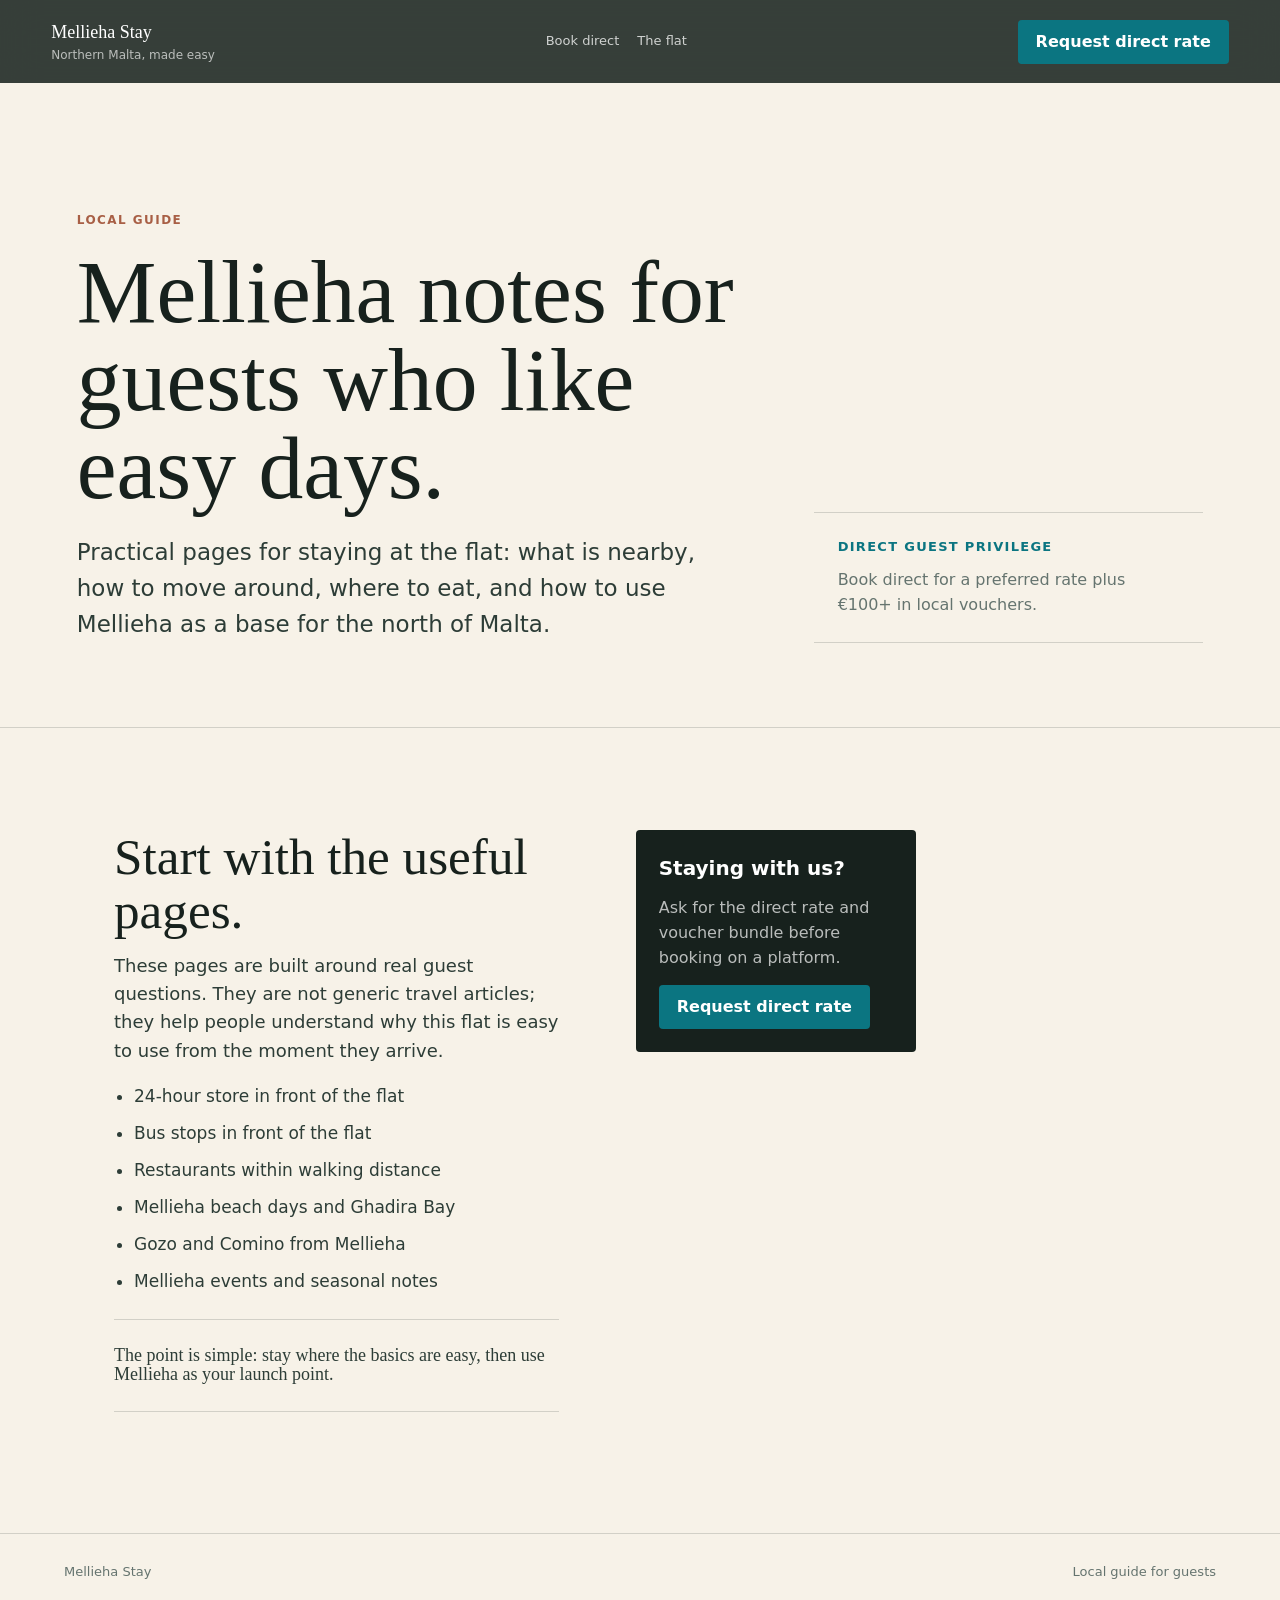
<file: local-guide/index.html>
<!doctype html>
<html lang="en">
<head>
  <meta charset="utf-8">
  <meta name="viewport" content="width=device-width, initial-scale=1">
  <title>Mellieha Local Guide - Mellieha Stay</title>
  <meta name="description" content="Guest-focused local guide for Mellieha: restaurants, bus stops, 24-hour store, beach days, Gozo and Comino routes, and local events.">
  <link rel="stylesheet" href="guide.css">
</head>
<body>
  <header class="site-header">
    <a class="brand" href="../mellieha-flat-mockup.html#top"><strong>Mellieha Stay</strong><span>Northern Malta, made easy</span></a>
    <nav class="nav"><a href="../mellieha-flat-mockup.html#book">Book direct</a><a href="../mellieha-flat-mockup.html#apartment">The flat</a></nav>
    <a class="button" href="../mellieha-flat-mockup.html#book">Request direct rate</a>
  </header>
  <main>
    <section class="hero">
      <div>
        <p class="eyebrow">Local guide</p>
        <h1>Mellieha notes for guests who like easy days.</h1>
        <p class="lead">Practical pages for staying at the flat: what is nearby, how to move around, where to eat, and how to use Mellieha as a base for the north of Malta.</p>
      </div>
      <aside class="quick-panel"><strong>Direct guest privilege</strong><p>Book direct for a preferred rate plus €100+ in local vouchers.</p></aside>
    </section>
    <section class="content">
      <article class="article">
        <h2>Start with the useful pages.</h2>
        <p>These pages are built around real guest questions. They are not generic travel articles; they help people understand why this flat is easy to use from the moment they arrive.</p>
        <ul>
          <li><a href="24-hour-store-mellieha.html">24-hour store in front of the flat</a></li>
          <li><a href="bus-stops-mellieha.html">Bus stops in front of the flat</a></li>
          <li><a href="restaurants-near-the-flat.html">Restaurants within walking distance</a></li>
          <li><a href="mellieha-beach-days.html">Mellieha beach days and Ghadira Bay</a></li>
          <li><a href="gozo-comino-from-mellieha.html">Gozo and Comino from Mellieha</a></li>
          <li><a href="mellieha-events-this-month.html">Mellieha events and seasonal notes</a></li>
        </ul>
        <p class="pullquote">The point is simple: stay where the basics are easy, then use Mellieha as your launch point.</p>
      </article>
      <aside class="sidebar">
        <div class="side-card cta"><h3>Staying with us?</h3><p>Ask for the direct rate and voucher bundle before booking on a platform.</p><a class="button" href="../mellieha-flat-mockup.html#book">Request direct rate</a></div>
      </aside>
    </section>
  </main>
  <footer><span>Mellieha Stay</span><span>Local guide for guests</span></footer>
</body>
</html>
</file>
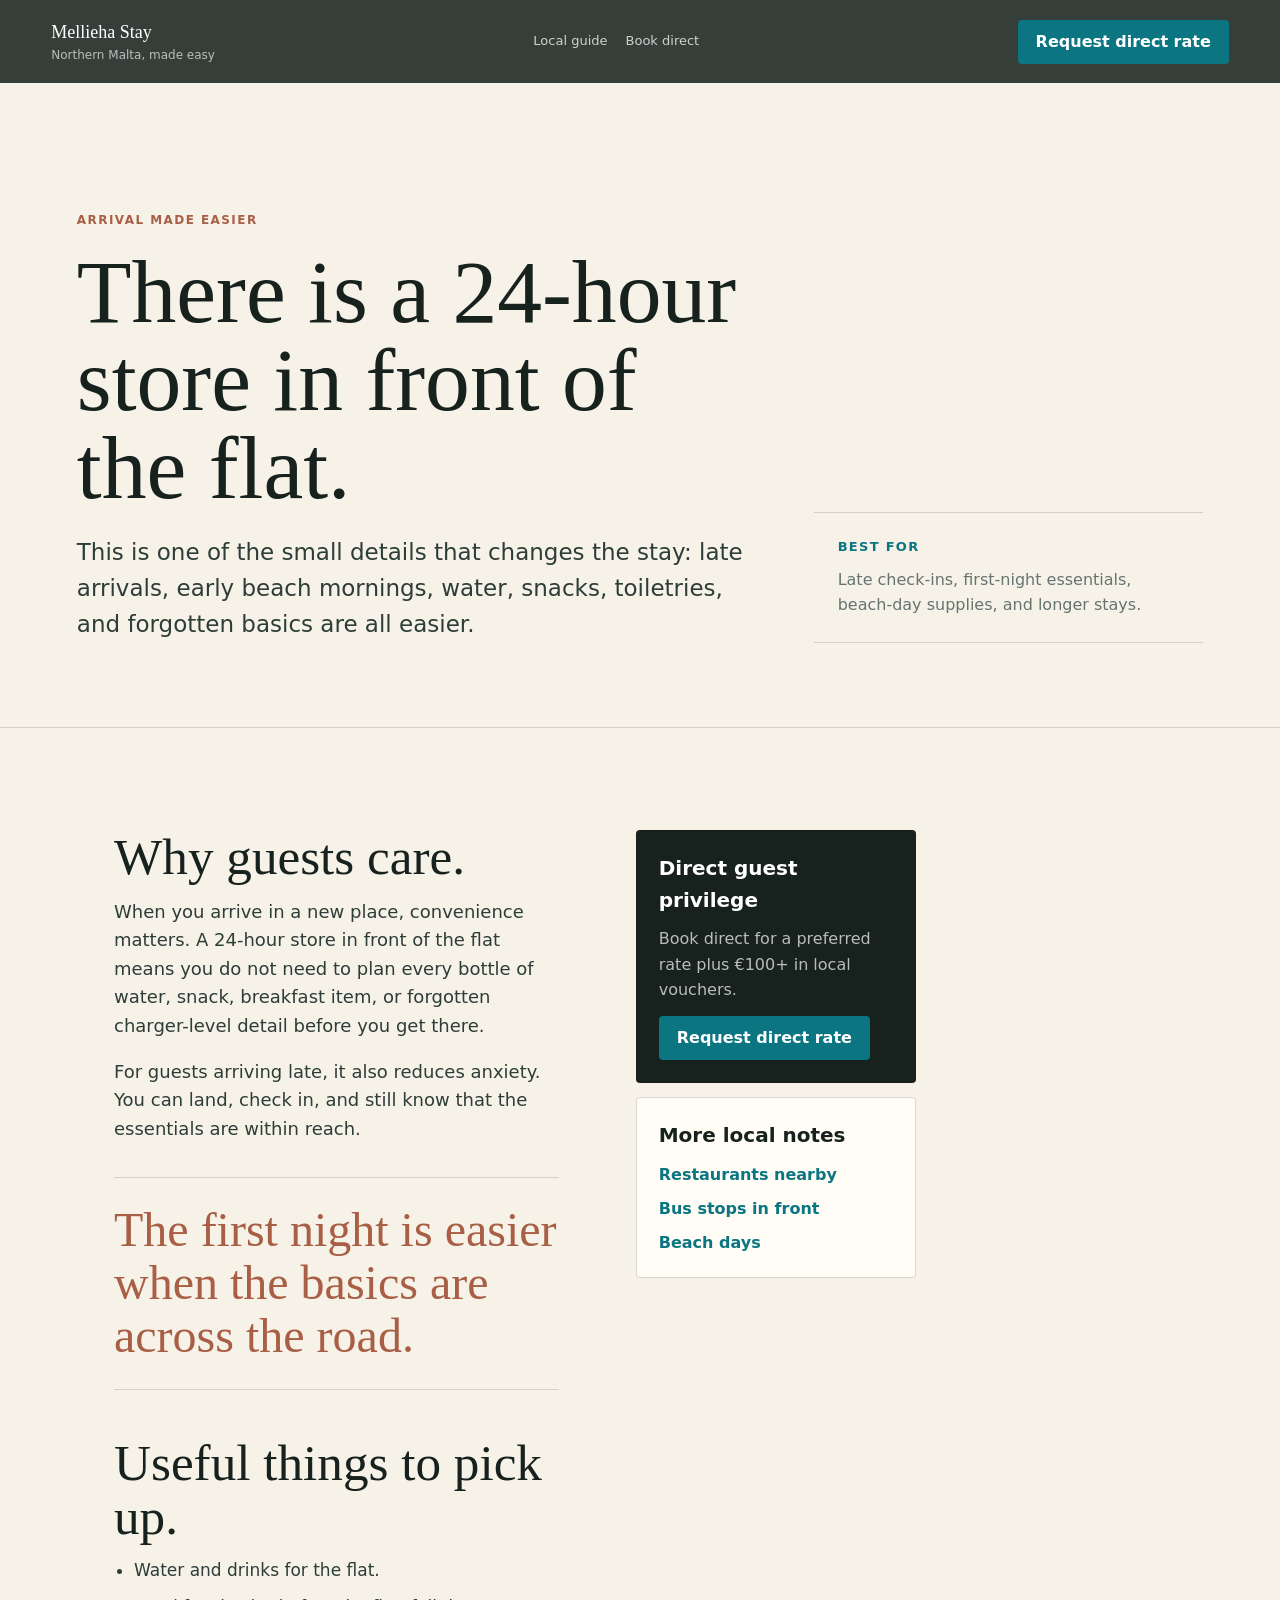
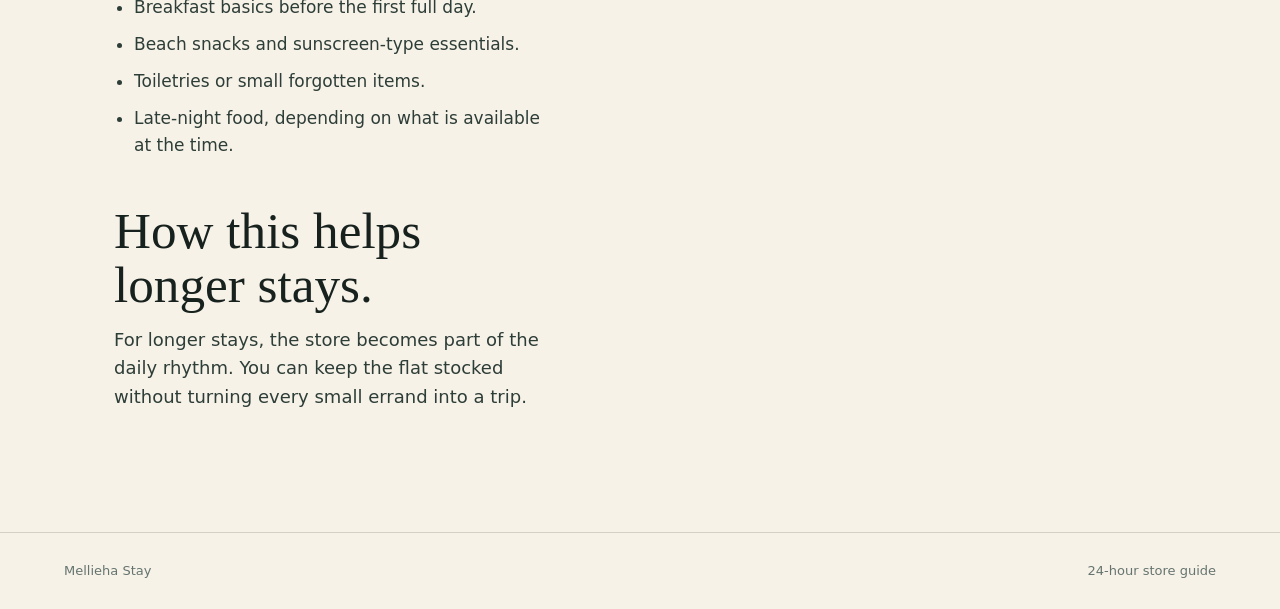
<file: local-guide/24-hour-store-mellieha.html>
<!doctype html>
<html lang="en">
<head>
  <meta charset="utf-8">
  <meta name="viewport" content="width=device-width, initial-scale=1">
  <title>24-Hour Store Near the Flat in Mellieha - Mellieha Stay</title>
  <meta name="description" content="Why having a 24-hour store in front of the Mellieha flat makes late arrivals, beach days, snacks, water, and first-night basics easier.">
  <link rel="stylesheet" href="guide.css">
</head>
<body>
  <header class="site-header">
    <a class="brand" href="../mellieha-flat-mockup.html#top"><strong>Mellieha Stay</strong><span>Northern Malta, made easy</span></a>
    <nav class="nav"><a href="index.html">Local guide</a><a href="../mellieha-flat-mockup.html#book">Book direct</a></nav>
    <a class="button" href="../mellieha-flat-mockup.html#book">Request direct rate</a>
  </header>
  <main>
    <section class="hero">
      <div><p class="eyebrow">Arrival made easier</p><h1>There is a 24-hour store in front of the flat.</h1><p class="lead">This is one of the small details that changes the stay: late arrivals, early beach mornings, water, snacks, toiletries, and forgotten basics are all easier.</p></div>
      <aside class="quick-panel"><strong>Best for</strong><p>Late check-ins, first-night essentials, beach-day supplies, and longer stays.</p></aside>
    </section>
    <section class="content">
      <article class="article">
        <h2>Why guests care.</h2>
        <p>When you arrive in a new place, convenience matters. A 24-hour store in front of the flat means you do not need to plan every bottle of water, snack, breakfast item, or forgotten charger-level detail before you get there.</p>
        <p>For guests arriving late, it also reduces anxiety. You can land, check in, and still know that the essentials are within reach.</p>
        <div class="pullquote">The first night is easier when the basics are across the road.</div>
        <h2>Useful things to pick up.</h2>
        <ul>
          <li>Water and drinks for the flat.</li>
          <li>Breakfast basics before the first full day.</li>
          <li>Beach snacks and sunscreen-type essentials.</li>
          <li>Toiletries or small forgotten items.</li>
          <li>Late-night food, depending on what is available at the time.</li>
        </ul>
        <h2>How this helps longer stays.</h2>
        <p>For longer stays, the store becomes part of the daily rhythm. You can keep the flat stocked without turning every small errand into a trip.</p>
      </article>
      <aside class="sidebar">
        <div class="side-card cta"><h3>Direct guest privilege</h3><p>Book direct for a preferred rate plus €100+ in local vouchers.</p><a class="button" href="../mellieha-flat-mockup.html#book">Request direct rate</a></div>
        <div class="side-card"><h3>More local notes</h3><div class="guide-links"><a href="restaurants-near-the-flat.html">Restaurants nearby</a><a href="bus-stops-mellieha.html">Bus stops in front</a><a href="mellieha-beach-days.html">Beach days</a></div></div>
      </aside>
    </section>
  </main>
  <footer><span>Mellieha Stay</span><span>24-hour store guide</span></footer>
</body>
</html>
</file>
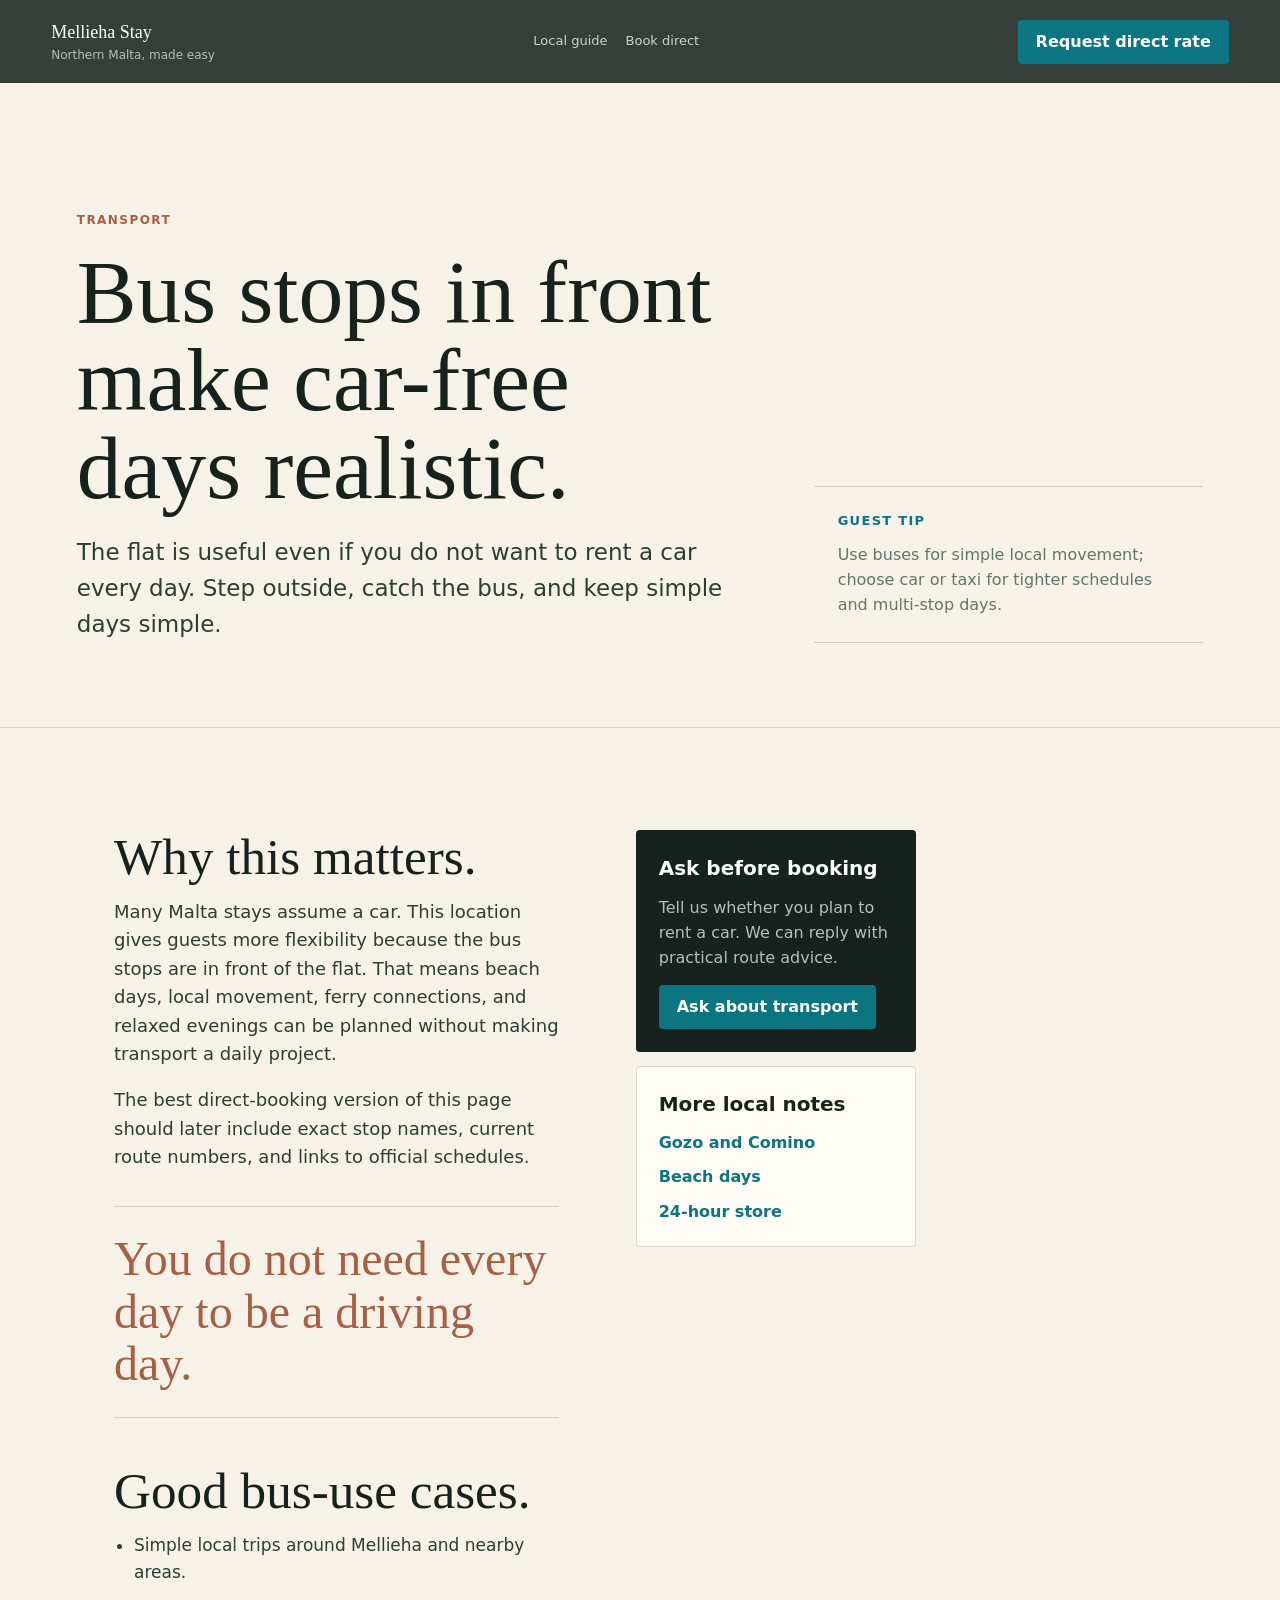
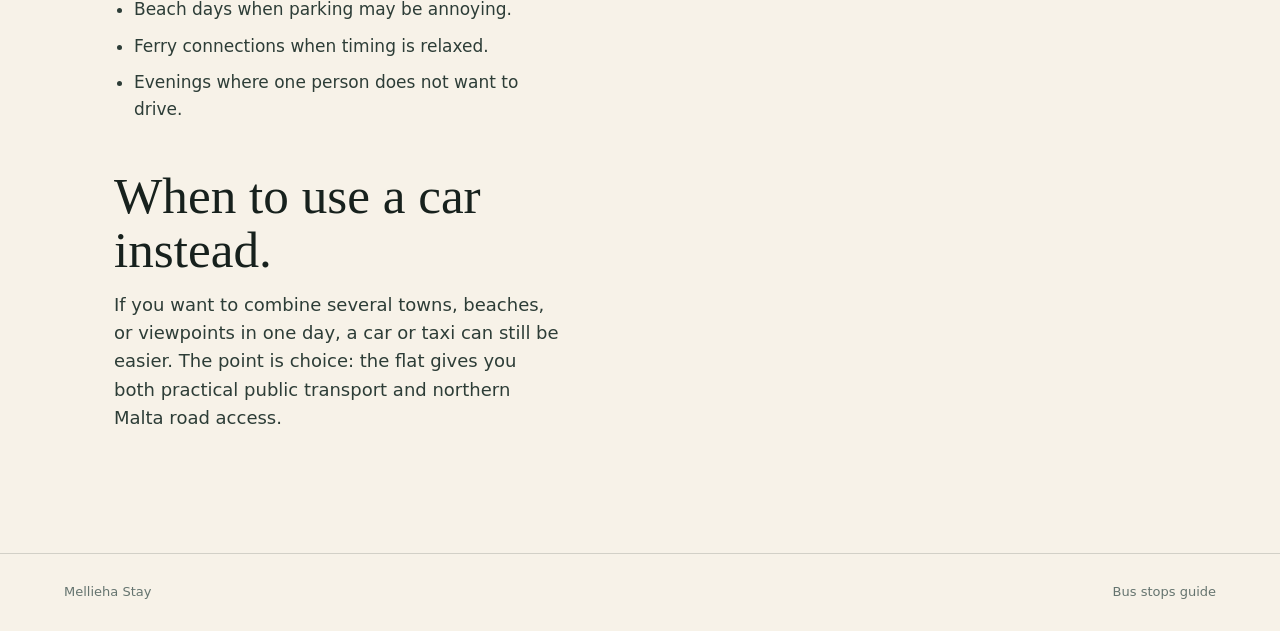
<file: local-guide/bus-stops-mellieha.html>
<!doctype html>
<html lang="en">
<head>
  <meta charset="utf-8">
  <meta name="viewport" content="width=device-width, initial-scale=1">
  <title>Bus Stops in Front of the Flat in Mellieha - Mellieha Stay</title>
  <meta name="description" content="A practical guide to using the bus stops in front of the Mellieha flat for car-free days, local movement, beaches, ferries, and Malta connections.">
  <link rel="stylesheet" href="guide.css">
</head>
<body>
  <header class="site-header">
    <a class="brand" href="../mellieha-flat-mockup.html#top"><strong>Mellieha Stay</strong><span>Northern Malta, made easy</span></a>
    <nav class="nav"><a href="index.html">Local guide</a><a href="../mellieha-flat-mockup.html#book">Book direct</a></nav>
    <a class="button" href="../mellieha-flat-mockup.html#book">Request direct rate</a>
  </header>
  <main>
    <section class="hero">
      <div><p class="eyebrow">Transport</p><h1>Bus stops in front make car-free days realistic.</h1><p class="lead">The flat is useful even if you do not want to rent a car every day. Step outside, catch the bus, and keep simple days simple.</p></div>
      <aside class="quick-panel"><strong>Guest tip</strong><p>Use buses for simple local movement; choose car or taxi for tighter schedules and multi-stop days.</p></aside>
    </section>
    <section class="content">
      <article class="article">
        <h2>Why this matters.</h2>
        <p>Many Malta stays assume a car. This location gives guests more flexibility because the bus stops are in front of the flat. That means beach days, local movement, ferry connections, and relaxed evenings can be planned without making transport a daily project.</p>
        <p>The best direct-booking version of this page should later include exact stop names, current route numbers, and links to official schedules.</p>
        <div class="pullquote">You do not need every day to be a driving day.</div>
        <h2>Good bus-use cases.</h2>
        <ul>
          <li>Simple local trips around Mellieha and nearby areas.</li>
          <li>Beach days when parking may be annoying.</li>
          <li>Ferry connections when timing is relaxed.</li>
          <li>Evenings where one person does not want to drive.</li>
        </ul>
        <h2>When to use a car instead.</h2>
        <p>If you want to combine several towns, beaches, or viewpoints in one day, a car or taxi can still be easier. The point is choice: the flat gives you both practical public transport and northern Malta road access.</p>
      </article>
      <aside class="sidebar">
        <div class="side-card cta"><h3>Ask before booking</h3><p>Tell us whether you plan to rent a car. We can reply with practical route advice.</p><a class="button" href="../mellieha-flat-mockup.html#book">Ask about transport</a></div>
        <div class="side-card"><h3>More local notes</h3><div class="guide-links"><a href="gozo-comino-from-mellieha.html">Gozo and Comino</a><a href="mellieha-beach-days.html">Beach days</a><a href="24-hour-store-mellieha.html">24-hour store</a></div></div>
      </aside>
    </section>
  </main>
  <footer><span>Mellieha Stay</span><span>Bus stops guide</span></footer>
</body>
</html>
</file>
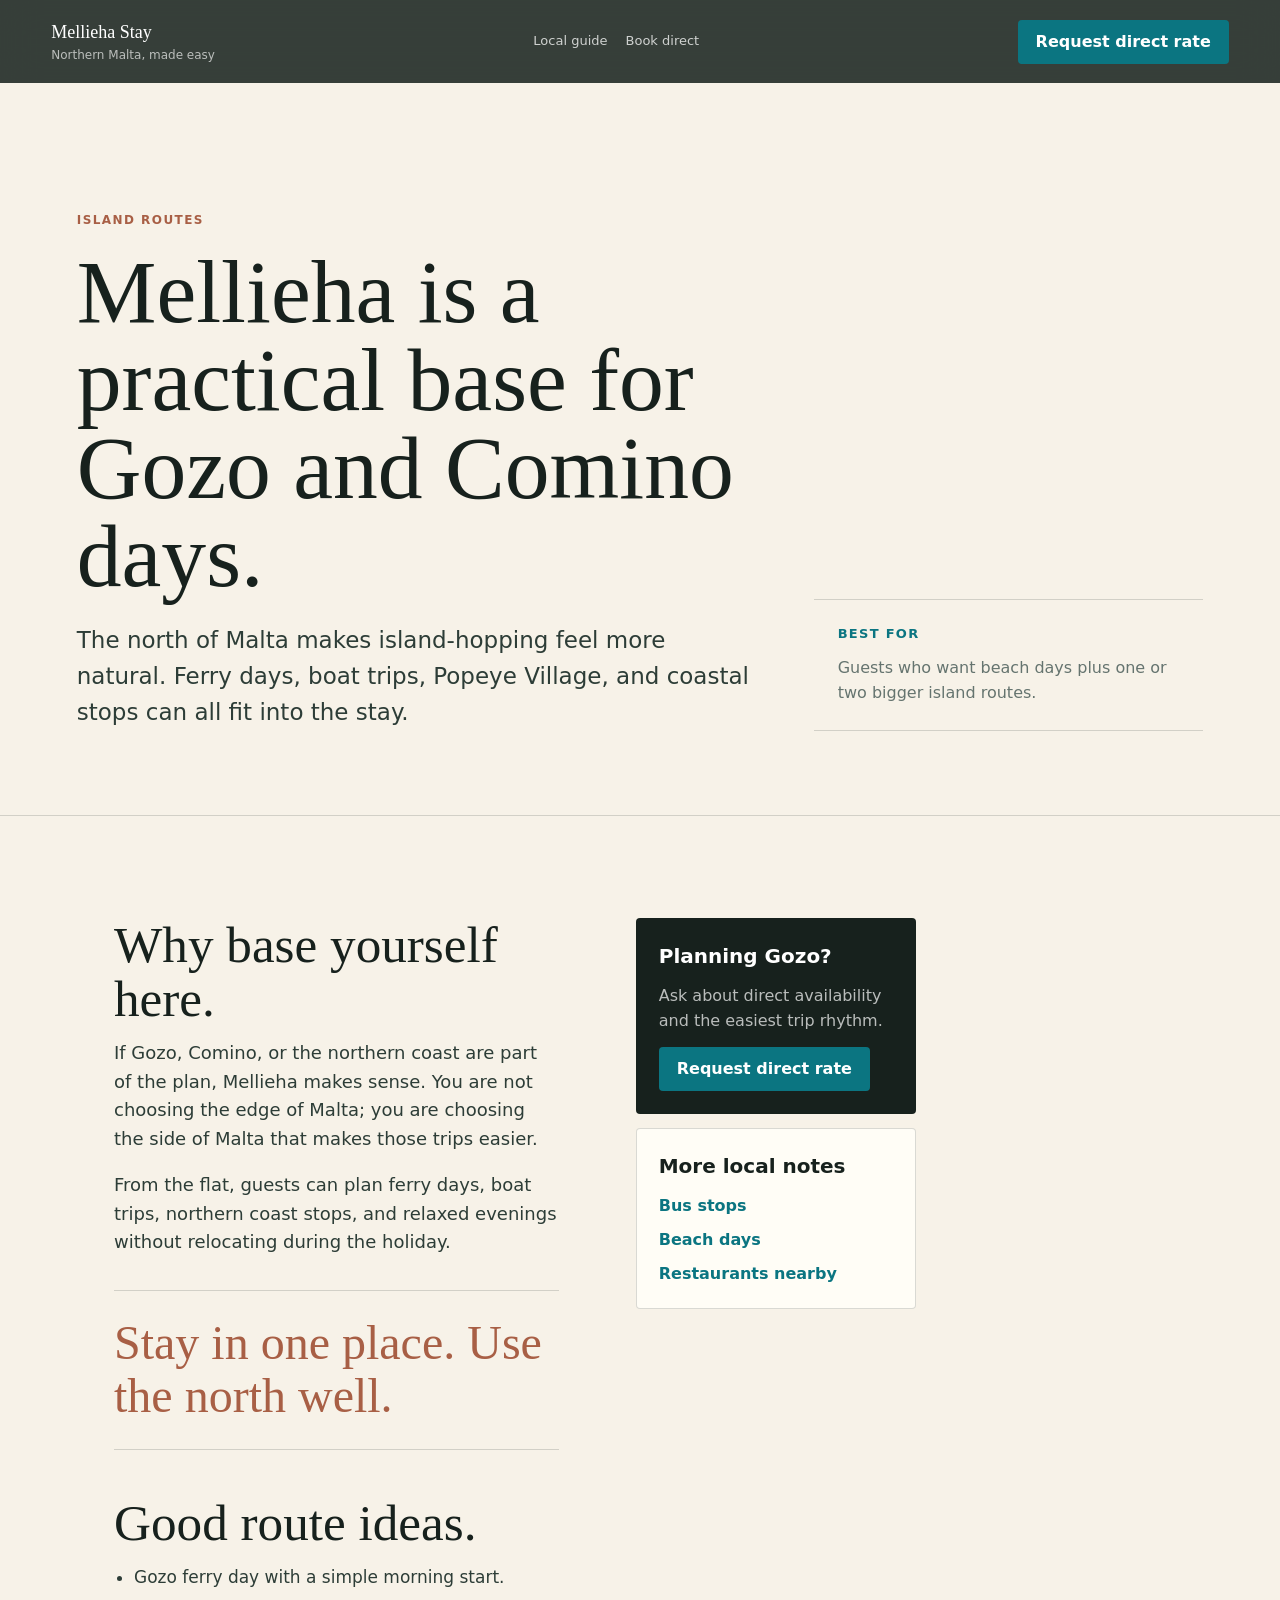
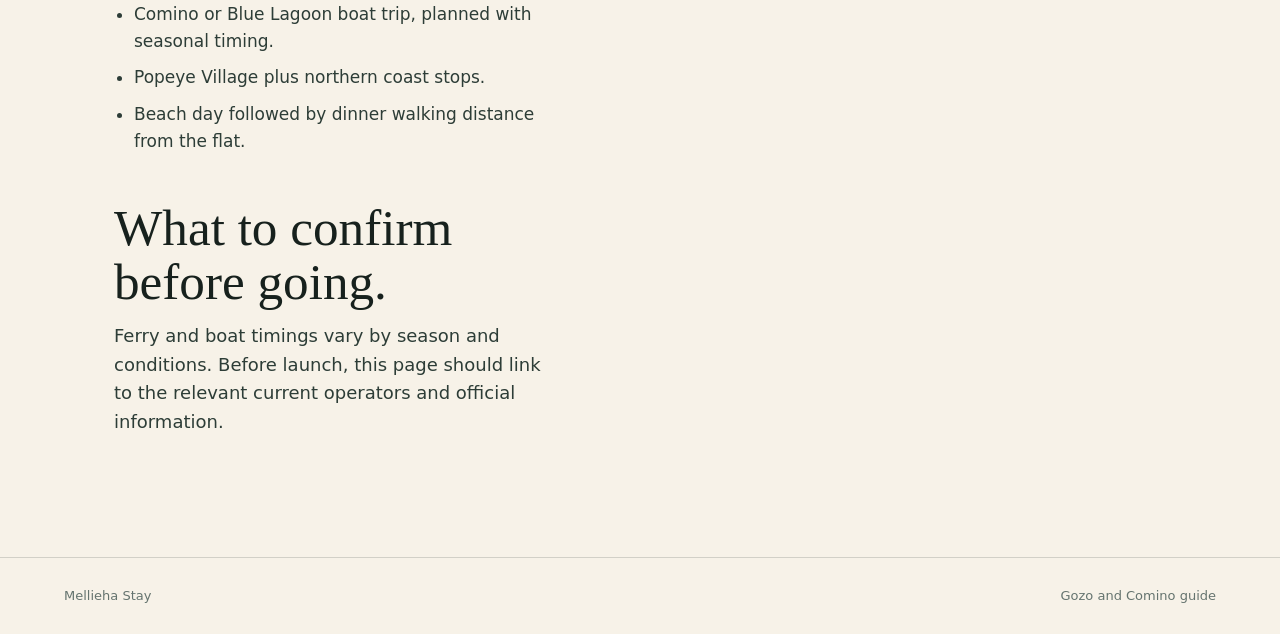
<file: local-guide/gozo-comino-from-mellieha.html>
<!doctype html>
<html lang="en">
<head>
  <meta charset="utf-8">
  <meta name="viewport" content="width=device-width, initial-scale=1">
  <title>Gozo and Comino from Mellieha - Mellieha Stay</title>
  <meta name="description" content="How to use Mellieha as a practical base for Gozo ferry days, Comino boat trips, Popeye Village, and northern Malta routes.">
  <link rel="stylesheet" href="guide.css">
</head>
<body>
  <header class="site-header">
    <a class="brand" href="../mellieha-flat-mockup.html#top"><strong>Mellieha Stay</strong><span>Northern Malta, made easy</span></a>
    <nav class="nav"><a href="index.html">Local guide</a><a href="../mellieha-flat-mockup.html#book">Book direct</a></nav>
    <a class="button" href="../mellieha-flat-mockup.html#book">Request direct rate</a>
  </header>
  <main>
    <section class="hero">
      <div><p class="eyebrow">Island routes</p><h1>Mellieha is a practical base for Gozo and Comino days.</h1><p class="lead">The north of Malta makes island-hopping feel more natural. Ferry days, boat trips, Popeye Village, and coastal stops can all fit into the stay.</p></div>
      <aside class="quick-panel"><strong>Best for</strong><p>Guests who want beach days plus one or two bigger island routes.</p></aside>
    </section>
    <section class="content">
      <article class="article">
        <h2>Why base yourself here.</h2>
        <p>If Gozo, Comino, or the northern coast are part of the plan, Mellieha makes sense. You are not choosing the edge of Malta; you are choosing the side of Malta that makes those trips easier.</p>
        <p>From the flat, guests can plan ferry days, boat trips, northern coast stops, and relaxed evenings without relocating during the holiday.</p>
        <div class="pullquote">Stay in one place. Use the north well.</div>
        <h2>Good route ideas.</h2>
        <ul>
          <li>Gozo ferry day with a simple morning start.</li>
          <li>Comino or Blue Lagoon boat trip, planned with seasonal timing.</li>
          <li>Popeye Village plus northern coast stops.</li>
          <li>Beach day followed by dinner walking distance from the flat.</li>
        </ul>
        <h2>What to confirm before going.</h2>
        <p>Ferry and boat timings vary by season and conditions. Before launch, this page should link to the relevant current operators and official information.</p>
      </article>
      <aside class="sidebar">
        <div class="side-card cta"><h3>Planning Gozo?</h3><p>Ask about direct availability and the easiest trip rhythm.</p><a class="button" href="../mellieha-flat-mockup.html#book">Request direct rate</a></div>
        <div class="side-card"><h3>More local notes</h3><div class="guide-links"><a href="bus-stops-mellieha.html">Bus stops</a><a href="mellieha-beach-days.html">Beach days</a><a href="restaurants-near-the-flat.html">Restaurants nearby</a></div></div>
      </aside>
    </section>
  </main>
  <footer><span>Mellieha Stay</span><span>Gozo and Comino guide</span></footer>
</body>
</html>
</file>
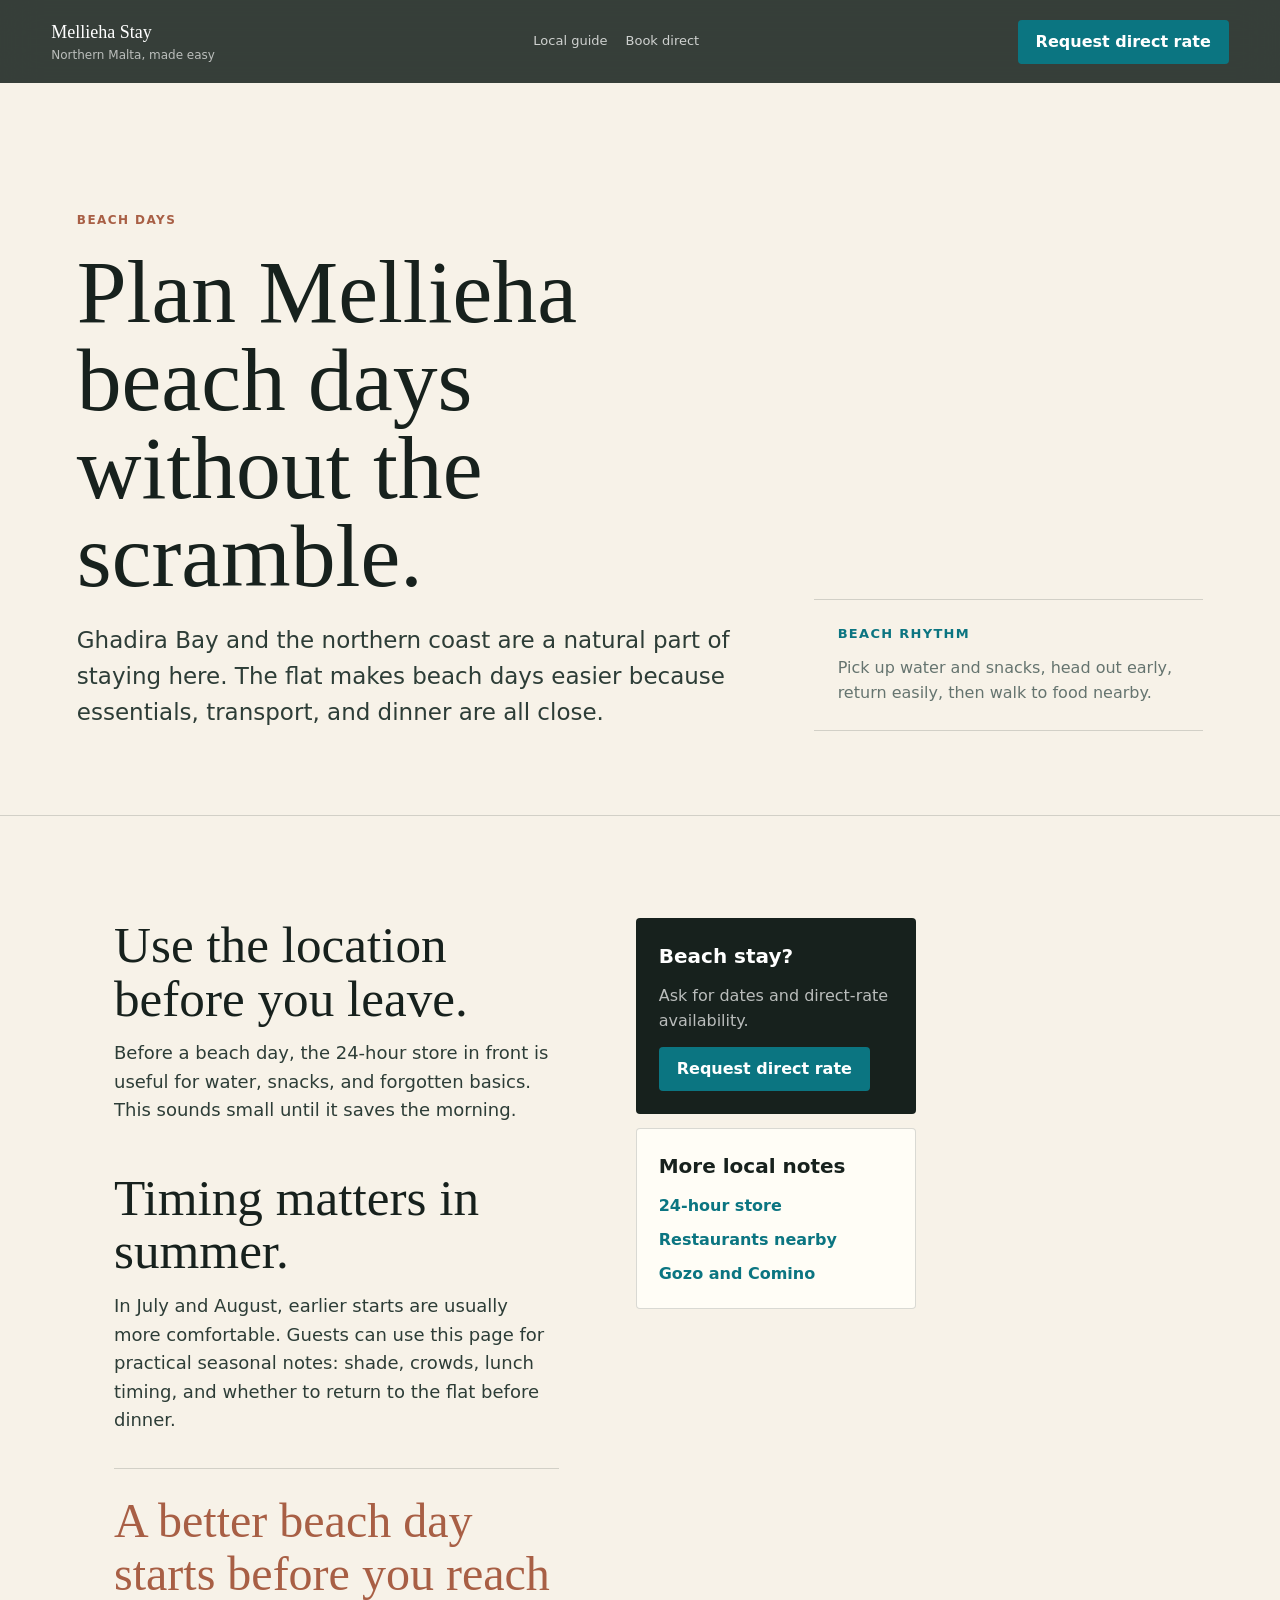
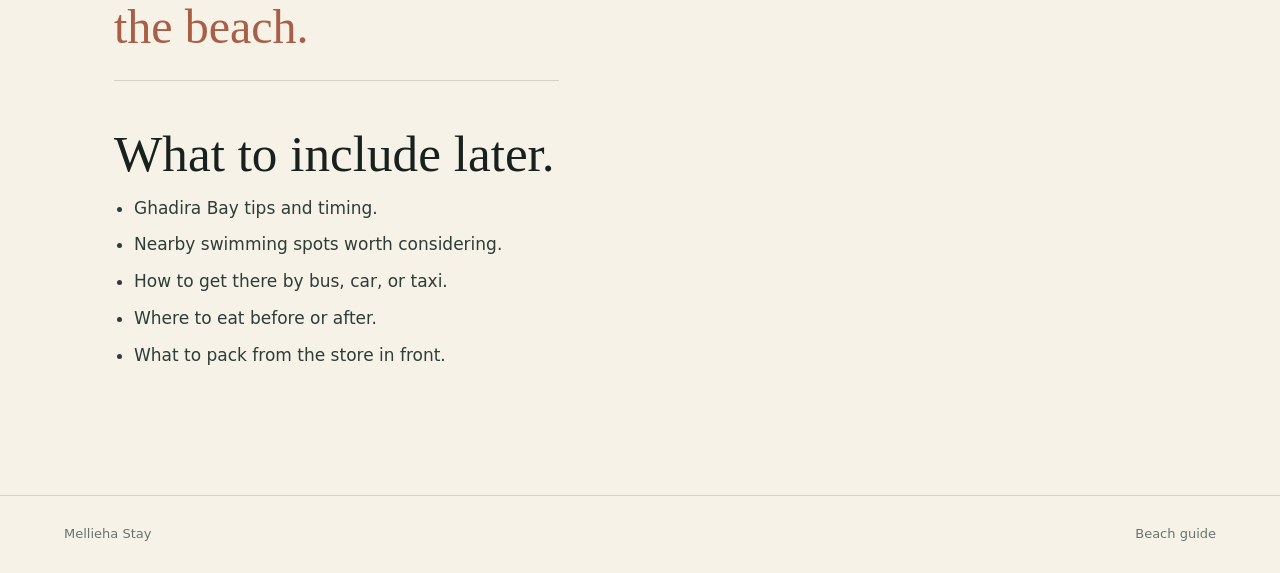
<file: local-guide/mellieha-beach-days.html>
<!doctype html>
<html lang="en">
<head>
  <meta charset="utf-8">
  <meta name="viewport" content="width=device-width, initial-scale=1">
  <title>Mellieha Beach Days and Ghadira Bay - Mellieha Stay</title>
  <meta name="description" content="Practical guest guide for Mellieha beach days, Ghadira Bay, beach timing, snacks, transport, and easy evenings near the flat.">
  <link rel="stylesheet" href="guide.css">
</head>
<body>
  <header class="site-header">
    <a class="brand" href="../mellieha-flat-mockup.html#top"><strong>Mellieha Stay</strong><span>Northern Malta, made easy</span></a>
    <nav class="nav"><a href="index.html">Local guide</a><a href="../mellieha-flat-mockup.html#book">Book direct</a></nav>
    <a class="button" href="../mellieha-flat-mockup.html#book">Request direct rate</a>
  </header>
  <main>
    <section class="hero">
      <div><p class="eyebrow">Beach days</p><h1>Plan Mellieha beach days without the scramble.</h1><p class="lead">Ghadira Bay and the northern coast are a natural part of staying here. The flat makes beach days easier because essentials, transport, and dinner are all close.</p></div>
      <aside class="quick-panel"><strong>Beach rhythm</strong><p>Pick up water and snacks, head out early, return easily, then walk to food nearby.</p></aside>
    </section>
    <section class="content">
      <article class="article">
        <h2>Use the location before you leave.</h2>
        <p>Before a beach day, the 24-hour store in front is useful for water, snacks, and forgotten basics. This sounds small until it saves the morning.</p>
        <h2>Timing matters in summer.</h2>
        <p>In July and August, earlier starts are usually more comfortable. Guests can use this page for practical seasonal notes: shade, crowds, lunch timing, and whether to return to the flat before dinner.</p>
        <div class="pullquote">A better beach day starts before you reach the beach.</div>
        <h2>What to include later.</h2>
        <ul>
          <li>Ghadira Bay tips and timing.</li>
          <li>Nearby swimming spots worth considering.</li>
          <li>How to get there by bus, car, or taxi.</li>
          <li>Where to eat before or after.</li>
          <li>What to pack from the store in front.</li>
        </ul>
      </article>
      <aside class="sidebar">
        <div class="side-card cta"><h3>Beach stay?</h3><p>Ask for dates and direct-rate availability.</p><a class="button" href="../mellieha-flat-mockup.html#book">Request direct rate</a></div>
        <div class="side-card"><h3>More local notes</h3><div class="guide-links"><a href="24-hour-store-mellieha.html">24-hour store</a><a href="restaurants-near-the-flat.html">Restaurants nearby</a><a href="gozo-comino-from-mellieha.html">Gozo and Comino</a></div></div>
      </aside>
    </section>
  </main>
  <footer><span>Mellieha Stay</span><span>Beach guide</span></footer>
</body>
</html>
</file>
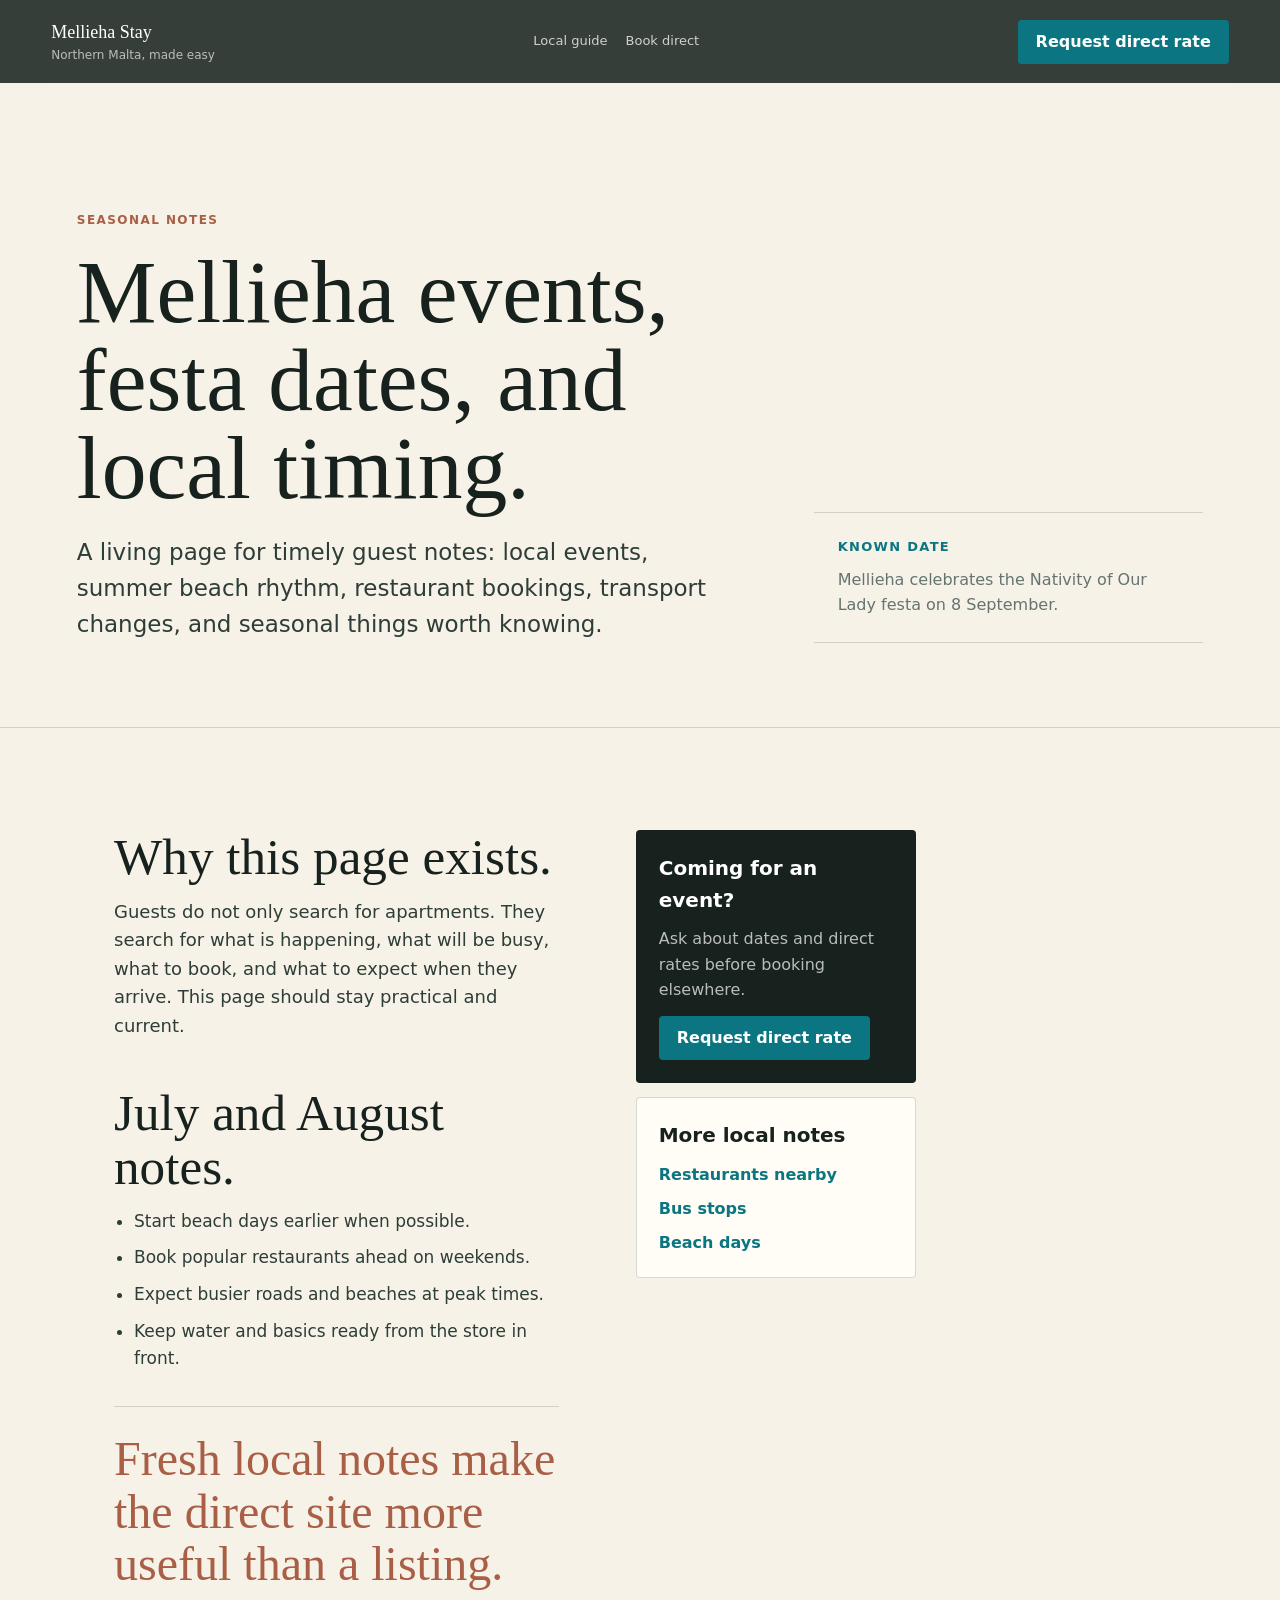
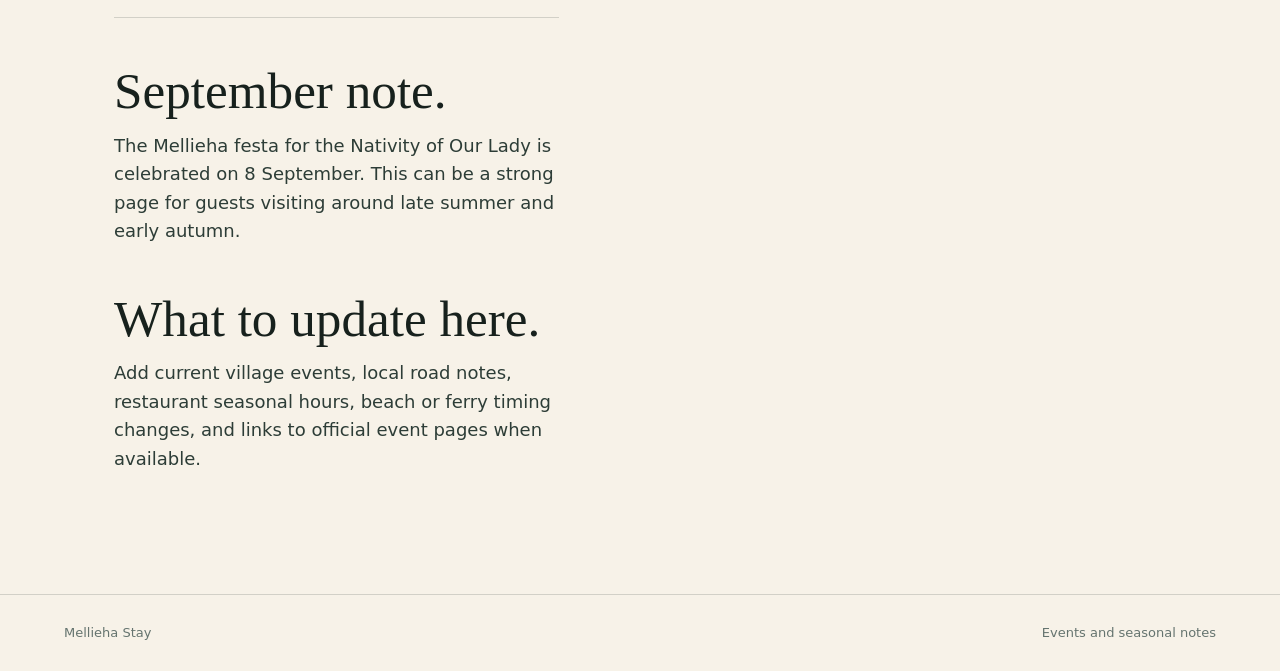
<file: local-guide/mellieha-events-this-month.html>
<!doctype html>
<html lang="en">
<head>
  <meta charset="utf-8">
  <meta name="viewport" content="width=device-width, initial-scale=1">
  <title>Mellieha Events and Seasonal Notes - Mellieha Stay</title>
  <meta name="description" content="Seasonal Mellieha notes for guests, including summer planning, September festa, beach timing, restaurant bookings, and local events.">
  <link rel="stylesheet" href="guide.css">
</head>
<body>
  <header class="site-header">
    <a class="brand" href="../mellieha-flat-mockup.html#top"><strong>Mellieha Stay</strong><span>Northern Malta, made easy</span></a>
    <nav class="nav"><a href="index.html">Local guide</a><a href="../mellieha-flat-mockup.html#book">Book direct</a></nav>
    <a class="button" href="../mellieha-flat-mockup.html#book">Request direct rate</a>
  </header>
  <main>
    <section class="hero">
      <div><p class="eyebrow">Seasonal notes</p><h1>Mellieha events, festa dates, and local timing.</h1><p class="lead">A living page for timely guest notes: local events, summer beach rhythm, restaurant bookings, transport changes, and seasonal things worth knowing.</p></div>
      <aside class="quick-panel"><strong>Known date</strong><p>Mellieha celebrates the Nativity of Our Lady festa on 8 September.</p></aside>
    </section>
    <section class="content">
      <article class="article">
        <h2>Why this page exists.</h2>
        <p>Guests do not only search for apartments. They search for what is happening, what will be busy, what to book, and what to expect when they arrive. This page should stay practical and current.</p>
        <h2>July and August notes.</h2>
        <ul>
          <li>Start beach days earlier when possible.</li>
          <li>Book popular restaurants ahead on weekends.</li>
          <li>Expect busier roads and beaches at peak times.</li>
          <li>Keep water and basics ready from the store in front.</li>
        </ul>
        <div class="pullquote">Fresh local notes make the direct site more useful than a listing.</div>
        <h2>September note.</h2>
        <p>The Mellieha festa for the Nativity of Our Lady is celebrated on 8 September. This can be a strong page for guests visiting around late summer and early autumn.</p>
        <h2>What to update here.</h2>
        <p>Add current village events, local road notes, restaurant seasonal hours, beach or ferry timing changes, and links to official event pages when available.</p>
      </article>
      <aside class="sidebar">
        <div class="side-card cta"><h3>Coming for an event?</h3><p>Ask about dates and direct rates before booking elsewhere.</p><a class="button" href="../mellieha-flat-mockup.html#book">Request direct rate</a></div>
        <div class="side-card"><h3>More local notes</h3><div class="guide-links"><a href="restaurants-near-the-flat.html">Restaurants nearby</a><a href="bus-stops-mellieha.html">Bus stops</a><a href="mellieha-beach-days.html">Beach days</a></div></div>
      </aside>
    </section>
  </main>
  <footer><span>Mellieha Stay</span><span>Events and seasonal notes</span></footer>
</body>
</html>
</file>
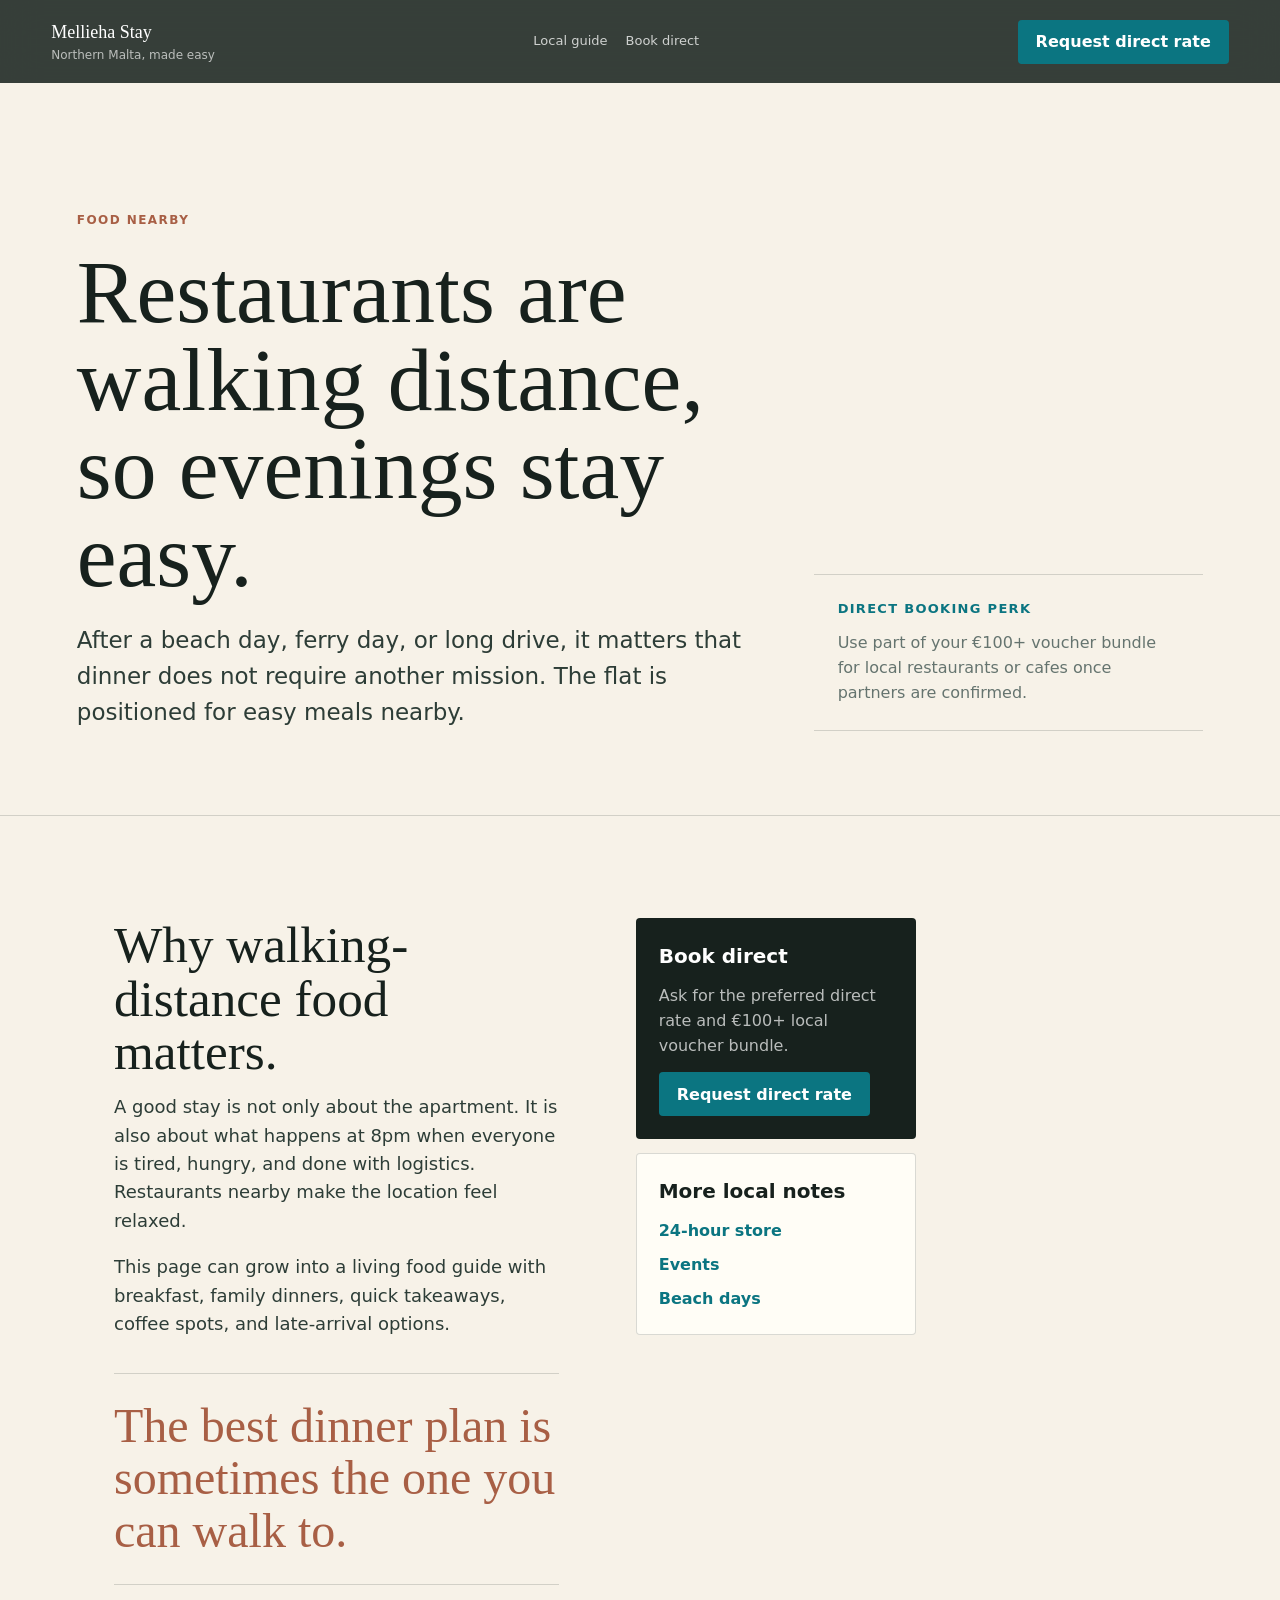
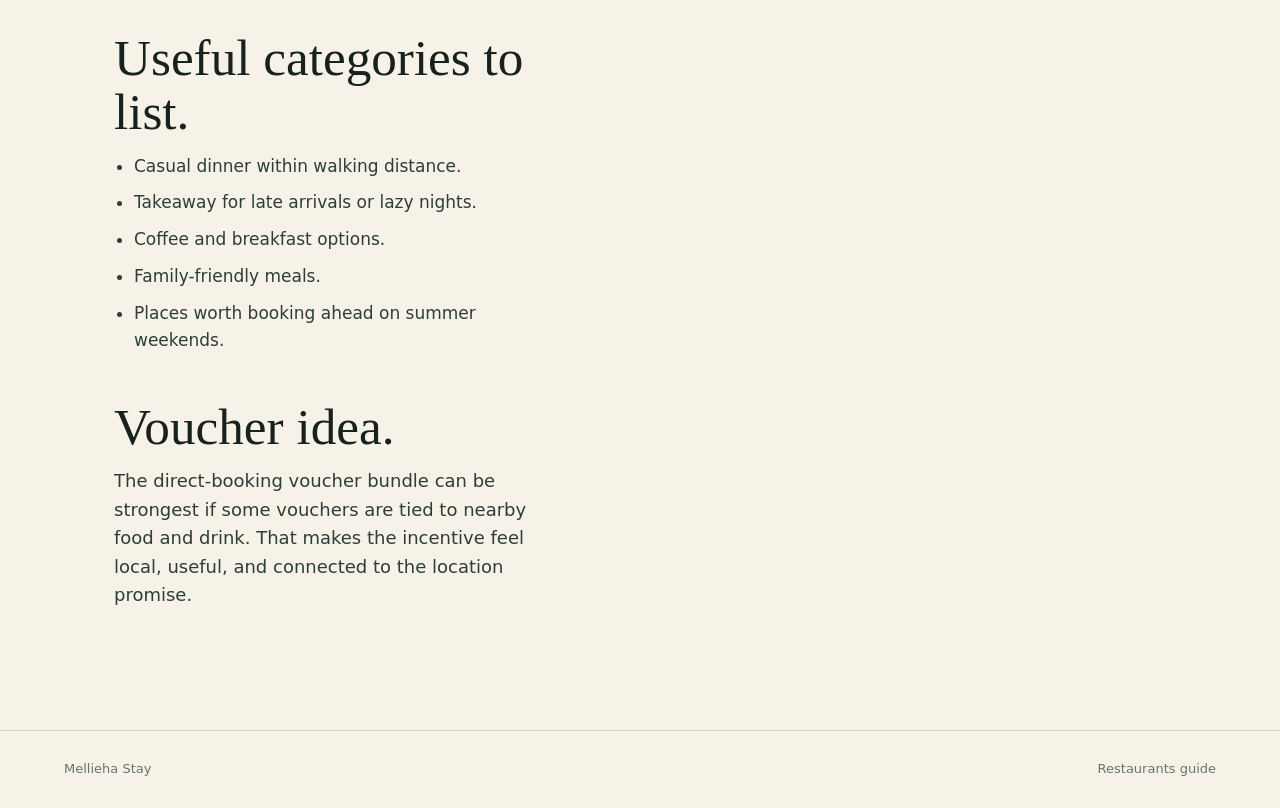
<file: local-guide/restaurants-near-the-flat.html>
<!doctype html>
<html lang="en">
<head>
  <meta charset="utf-8">
  <meta name="viewport" content="width=device-width, initial-scale=1">
  <title>Restaurants Within Walking Distance in Mellieha - Mellieha Stay</title>
  <meta name="description" content="Guest guide to restaurants, cafes, takeaways, and easy food options within walking distance of the Mellieha flat.">
  <link rel="stylesheet" href="guide.css">
</head>
<body>
  <header class="site-header">
    <a class="brand" href="../mellieha-flat-mockup.html#top"><strong>Mellieha Stay</strong><span>Northern Malta, made easy</span></a>
    <nav class="nav"><a href="index.html">Local guide</a><a href="../mellieha-flat-mockup.html#book">Book direct</a></nav>
    <a class="button" href="../mellieha-flat-mockup.html#book">Request direct rate</a>
  </header>
  <main>
    <section class="hero">
      <div><p class="eyebrow">Food nearby</p><h1>Restaurants are walking distance, so evenings stay easy.</h1><p class="lead">After a beach day, ferry day, or long drive, it matters that dinner does not require another mission. The flat is positioned for easy meals nearby.</p></div>
      <aside class="quick-panel"><strong>Direct booking perk</strong><p>Use part of your €100+ voucher bundle for local restaurants or cafes once partners are confirmed.</p></aside>
    </section>
    <section class="content">
      <article class="article">
        <h2>Why walking-distance food matters.</h2>
        <p>A good stay is not only about the apartment. It is also about what happens at 8pm when everyone is tired, hungry, and done with logistics. Restaurants nearby make the location feel relaxed.</p>
        <p>This page can grow into a living food guide with breakfast, family dinners, quick takeaways, coffee spots, and late-arrival options.</p>
        <div class="pullquote">The best dinner plan is sometimes the one you can walk to.</div>
        <h2>Useful categories to list.</h2>
        <ul>
          <li>Casual dinner within walking distance.</li>
          <li>Takeaway for late arrivals or lazy nights.</li>
          <li>Coffee and breakfast options.</li>
          <li>Family-friendly meals.</li>
          <li>Places worth booking ahead on summer weekends.</li>
        </ul>
        <h2>Voucher idea.</h2>
        <p>The direct-booking voucher bundle can be strongest if some vouchers are tied to nearby food and drink. That makes the incentive feel local, useful, and connected to the location promise.</p>
      </article>
      <aside class="sidebar">
        <div class="side-card cta"><h3>Book direct</h3><p>Ask for the preferred direct rate and €100+ local voucher bundle.</p><a class="button" href="../mellieha-flat-mockup.html#book">Request direct rate</a></div>
        <div class="side-card"><h3>More local notes</h3><div class="guide-links"><a href="24-hour-store-mellieha.html">24-hour store</a><a href="mellieha-events-this-month.html">Events</a><a href="mellieha-beach-days.html">Beach days</a></div></div>
      </aside>
    </section>
  </main>
  <footer><span>Mellieha Stay</span><span>Restaurants guide</span></footer>
</body>
</html>
</file>
<file: local-guide/guide.css>
:root {
  --ink: #17211d;
  --ink-2: #2d3d37;
  --paper: #f7f2e8;
  --milk: #fffdf6;
  --sea: #0b7581;
  --clay: #a85f45;
  --sun: #d6aa4d;
  --line: rgba(21, 32, 29, 0.16);
  --muted: #65746f;
  --soft: #e9e3d4;
  --white: #ffffff;
  --radius: 4px;
}

* {
  box-sizing: border-box;
}

body {
  margin: 0;
  color: var(--ink);
  background: var(--paper);
  font-family: Inter, ui-sans-serif, system-ui, -apple-system, BlinkMacSystemFont, "Segoe UI", sans-serif;
  line-height: 1.58;
}

a {
  color: inherit;
  text-decoration: none;
}

.site-header {
  position: sticky;
  top: 0;
  z-index: 10;
  display: flex;
  align-items: center;
  justify-content: space-between;
  gap: 24px;
  padding: 18px clamp(18px, 4vw, 54px);
  background: rgba(23, 33, 29, 0.86);
  color: var(--white);
  backdrop-filter: blur(18px);
}

.brand {
  display: grid;
}

.brand strong,
h1,
h2,
.pullquote {
  font-family: Georgia, "Times New Roman", serif;
  font-weight: 500;
}

.brand strong {
  font-size: 18px;
}

.brand span {
  color: rgba(255, 255, 255, 0.66);
  font-size: 12px;
}

.nav {
  display: flex;
  gap: 18px;
  color: rgba(255, 255, 255, 0.76);
  font-size: 13px;
}

.button {
  display: inline-flex;
  align-items: center;
  justify-content: center;
  min-height: 44px;
  padding: 0 18px;
  border-radius: var(--radius);
  background: var(--sea);
  color: var(--white);
  font-weight: 800;
}

.hero {
  display: grid;
  grid-template-columns: minmax(0, 0.95fr) minmax(320px, 0.55fr);
  gap: clamp(24px, 5vw, 72px);
  align-items: end;
  padding: clamp(70px, 10vw, 130px) clamp(18px, 6vw, 84px) clamp(44px, 7vw, 84px);
  border-bottom: 1px solid var(--line);
}

.eyebrow {
  margin: 0 0 18px;
  color: var(--clay);
  font-size: 12px;
  font-weight: 900;
  letter-spacing: 0.12em;
  text-transform: uppercase;
}

h1 {
  max-width: 920px;
  margin: 0 0 22px;
  font-size: clamp(48px, 7vw, 96px);
  line-height: 0.98;
}

.lead {
  max-width: 740px;
  margin: 0;
  color: var(--ink-2);
  font-size: clamp(18px, 2vw, 23px);
}

.quick-panel {
  padding: 24px;
  border-top: 1px solid var(--line);
  border-bottom: 1px solid var(--line);
}

.quick-panel strong {
  display: block;
  margin-bottom: 10px;
  color: var(--sea);
  font-size: 13px;
  letter-spacing: 0.1em;
  text-transform: uppercase;
}

.quick-panel p {
  margin: 0;
  color: var(--muted);
}

.content {
  display: grid;
  grid-template-columns: minmax(0, 0.64fr) minmax(280px, 0.28fr);
  gap: clamp(32px, 6vw, 90px);
  max-width: 1180px;
  margin: 0 auto;
  padding: clamp(54px, 8vw, 104px) clamp(18px, 5vw, 64px);
}

.article h2 {
  margin: 46px 0 14px;
  font-size: clamp(30px, 4vw, 52px);
  line-height: 1.05;
}

.article h2:first-child {
  margin-top: 0;
}

.article p {
  margin: 0 0 18px;
  color: var(--ink-2);
  font-size: 18px;
}

.article ul {
  margin: 0 0 24px;
  padding-left: 20px;
  color: var(--ink-2);
  font-size: 17px;
}

.article li {
  margin-bottom: 10px;
}

.pullquote {
  margin: 34px 0;
  padding: 26px 0;
  border-top: 1px solid var(--line);
  border-bottom: 1px solid var(--line);
  color: var(--clay);
  font-size: clamp(28px, 4vw, 48px);
  line-height: 1.1;
}

.sidebar {
  position: sticky;
  top: 96px;
  align-self: start;
  display: grid;
  gap: 14px;
}

.side-card {
  padding: 22px;
  border: 1px solid var(--line);
  border-radius: var(--radius);
  background: var(--milk);
}

.side-card h3 {
  margin: 0 0 10px;
  font-size: 20px;
}

.side-card p {
  margin: 0 0 14px;
  color: var(--muted);
}

.guide-links {
  display: grid;
  gap: 9px;
  color: var(--sea);
  font-weight: 800;
}

.cta {
  background: var(--ink);
  color: var(--white);
}

.cta p {
  color: rgba(255, 255, 255, 0.7);
}

footer {
  display: flex;
  justify-content: space-between;
  gap: 20px;
  padding: 28px clamp(18px, 5vw, 70px);
  border-top: 1px solid var(--line);
  color: var(--muted);
  font-size: 13px;
}

@media (max-width: 860px) {
  .nav {
    display: none;
  }

  .hero,
  .content {
    grid-template-columns: 1fr;
  }

  .sidebar {
    position: static;
  }
}
</file>
